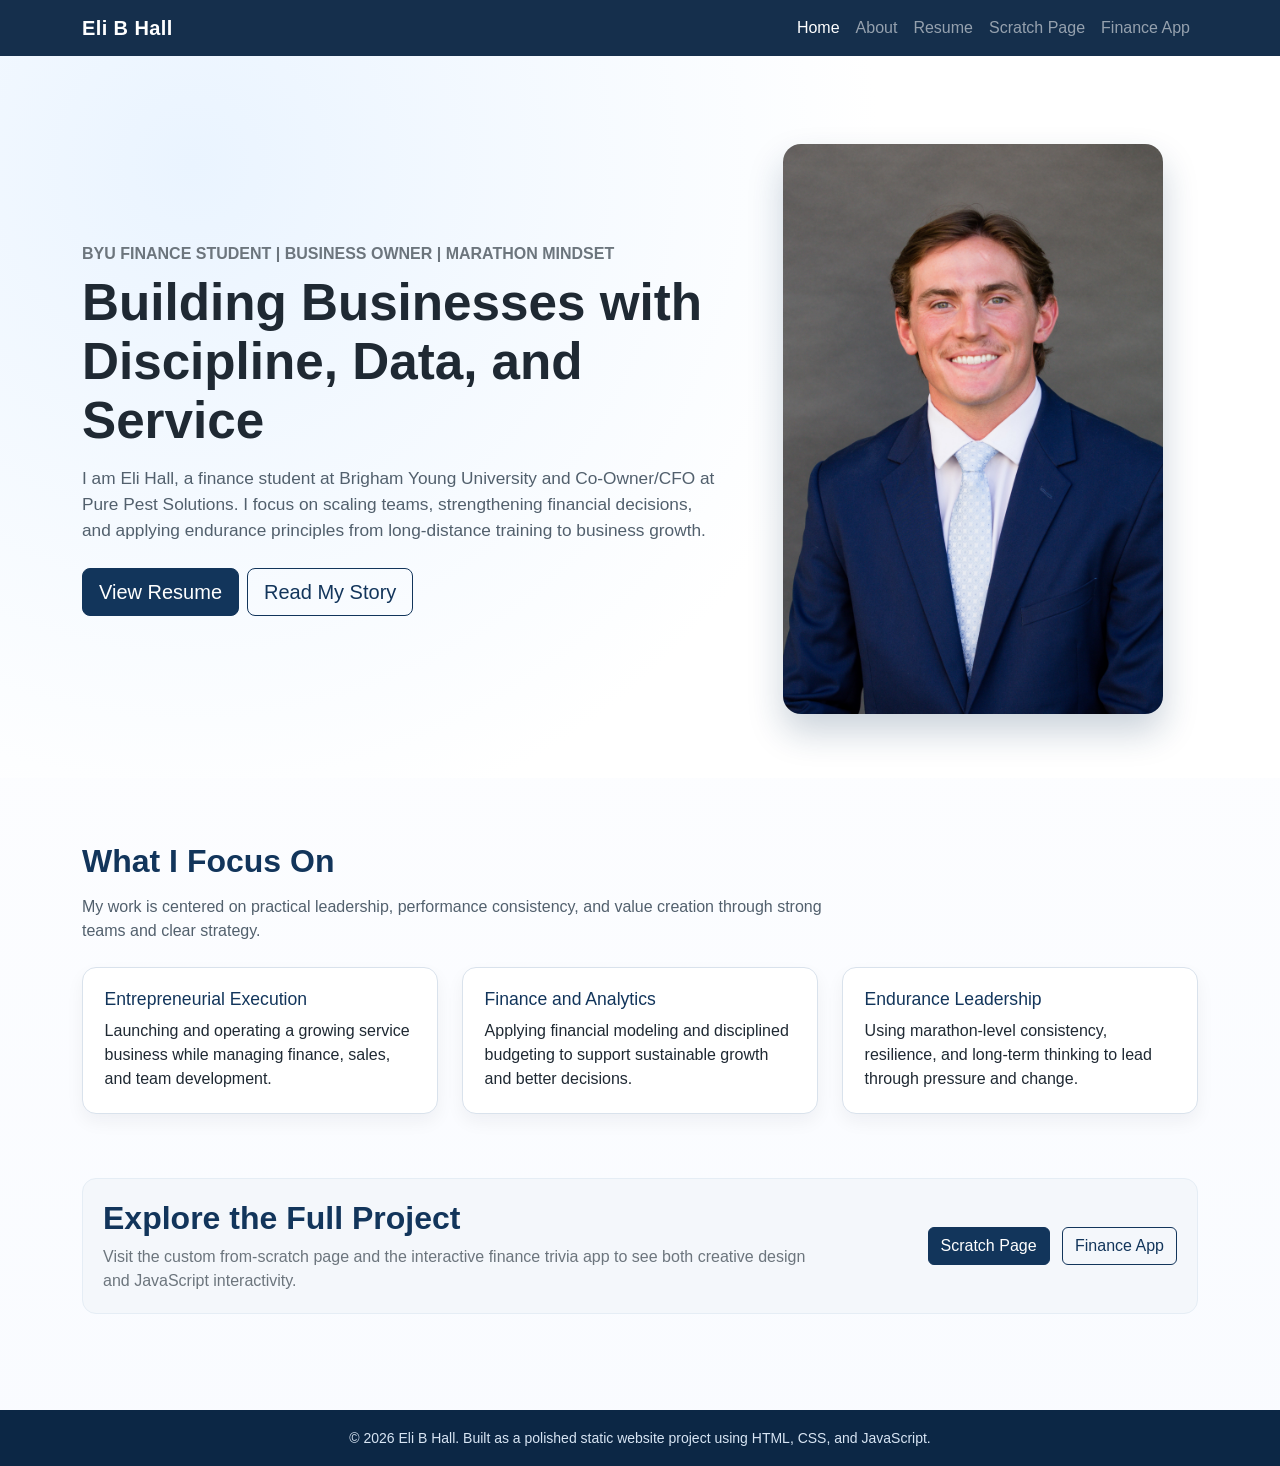
<file: index.html>
<!DOCTYPE html>
<html lang="en">
<head>
  <meta charset="UTF-8" />
  <meta name="viewport" content="width=device-width, initial-scale=1.0" />
  <title>Eli B Hall | Finance, Leadership, and Endurance</title>
  <meta name="description" content="Personal brand website for Eli B Hall, BYU finance student, entrepreneur, and marathon runner." />
  <link href="https://cdn.jsdelivr.net/npm/bootstrap@5.3.3/dist/css/bootstrap.min.css" rel="stylesheet" integrity="sha384-QWTKZyjpPEjISv5WaRU9OFeRpok6YctnYmDr5pNlyT2bRjXh0JMhjY6hW+ALEwIH" crossorigin="anonymous" />
  <link rel="stylesheet" href="css/styles.css" />
</head>
<body>
  <nav class="navbar navbar-expand-lg navbar-dark site-navbar sticky-top">
    <div class="container">
      <a class="navbar-brand" href="index.html">Eli B Hall</a>
      <button class="navbar-toggler" type="button" data-bs-toggle="collapse" data-bs-target="#mainNav" aria-controls="mainNav" aria-expanded="false" aria-label="Toggle navigation">
        <span class="navbar-toggler-icon"></span>
      </button>
      <div class="collapse navbar-collapse" id="mainNav">
        <ul class="navbar-nav ms-auto">
          <li class="nav-item"><a class="nav-link active" aria-current="page" href="index.html">Home</a></li>
          <li class="nav-item"><a class="nav-link" href="about.html">About</a></li>
          <li class="nav-item"><a class="nav-link" href="resume.html">Resume</a></li>
          <li class="nav-item"><a class="nav-link" href="scratch.html">Scratch Page</a></li>
          <li class="nav-item"><a class="nav-link" href="app.html">Finance App</a></li>
        </ul>
      </div>
    </div>
  </nav>

  <header class="hero">
    <div class="container">
      <div class="row align-items-center g-4">
        <div class="col-lg-7">
          <p class="text-uppercase fw-semibold text-secondary mb-2">BYU Finance Student | Business Owner | Marathon Mindset</p>
          <h1 class="hero-title">Building Businesses with Discipline, Data, and Service</h1>
          <p class="hero-subtitle mt-3">
            I am Eli Hall, a finance student at Brigham Young University and Co-Owner/CFO at Pure Pest Solutions. I focus on scaling teams,
            strengthening financial decisions, and applying endurance principles from long-distance training to business growth.
          </p>
          <div class="d-flex flex-wrap gap-2 mt-4">
            <a class="btn btn-brand btn-lg" href="resume.html">View Resume</a>
            <a class="btn btn-outline-brand btn-lg" href="about.html">Read My Story</a>
          </div>
        </div>
        <div class="col-lg-5 text-center">
          <img src="images/eli-hall-headshot.jpeg" class="profile-image" alt="Professional headshot of Eli B Hall in a blue suit" />
        </div>
      </div>
    </div>
  </header>

  <main>
    <section class="section-pad">
      <div class="container">
        <h2 class="section-heading">What I Focus On</h2>
        <p class="section-lead mb-4">My work is centered on practical leadership, performance consistency, and value creation through strong teams and clear strategy.</p>
        <div class="row g-4">
          <div class="col-md-4">
            <article class="info-card">
              <h3>Entrepreneurial Execution</h3>
              <p class="mb-0">Launching and operating a growing service business while managing finance, sales, and team development.</p>
            </article>
          </div>
          <div class="col-md-4">
            <article class="info-card">
              <h3>Finance and Analytics</h3>
              <p class="mb-0">Applying financial modeling and disciplined budgeting to support sustainable growth and better decisions.</p>
            </article>
          </div>
          <div class="col-md-4">
            <article class="info-card">
              <h3>Endurance Leadership</h3>
              <p class="mb-0">Using marathon-level consistency, resilience, and long-term thinking to lead through pressure and change.</p>
            </article>
          </div>
        </div>
      </div>
    </section>

    <section class="section-pad pt-0">
      <div class="container">
        <div class="soft-panel">
          <div class="row align-items-center g-3">
            <div class="col-lg-8">
              <h2 class="section-heading mb-2">Explore the Full Project</h2>
              <p class="mb-0 text-secondary">Visit the custom from-scratch page and the interactive finance trivia app to see both creative design and JavaScript interactivity.</p>
            </div>
            <div class="col-lg-4 text-lg-end">
              <a class="btn btn-brand me-2" href="scratch.html">Scratch Page</a>
              <a class="btn btn-outline-brand" href="app.html">Finance App</a>
            </div>
          </div>
        </div>
      </div>
    </section>
  </main>

  <footer class="footer">
    <div class="container text-center">
      <small>&copy; 2026 Eli B Hall. Built as a polished static website project using HTML, CSS, and JavaScript.</small>
    </div>
  </footer>

  <script src="https://cdn.jsdelivr.net/npm/bootstrap@5.3.3/dist/js/bootstrap.bundle.min.js" integrity="sha384-YvpcrYf0tY3lHB60NNkmXc5s9fDVZLESaAA55NDzOxhy9GkcIdslK1eN7N6jIeHz" crossorigin="anonymous"></script>
</body>
</html>
</file>
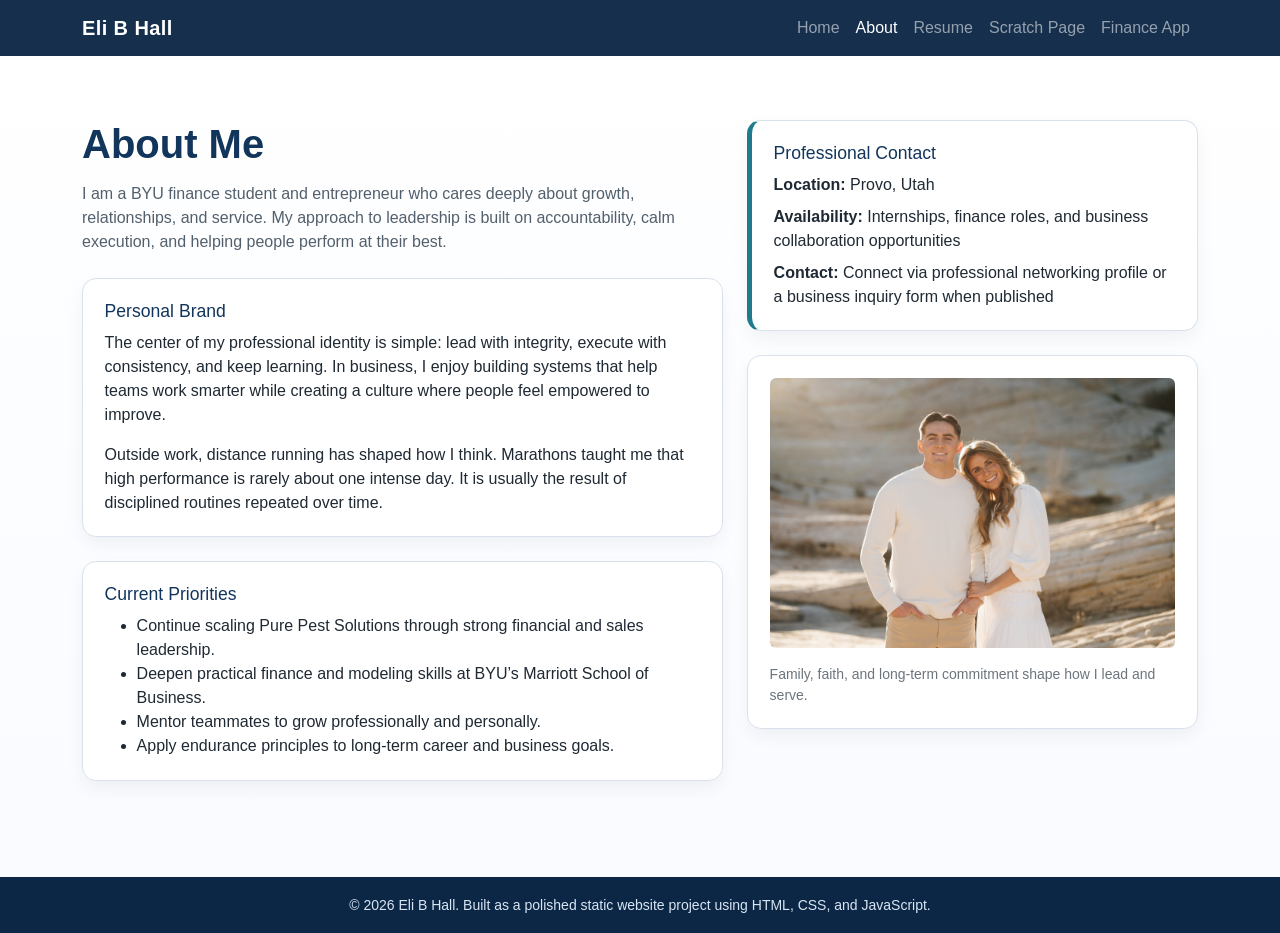
<file: about.html>
<!DOCTYPE html>
<html lang="en">
<head>
  <meta charset="UTF-8" />
  <meta name="viewport" content="width=device-width, initial-scale=1.0" />
  <title>About | Eli B Hall</title>
  <meta name="description" content="About Eli B Hall: BYU finance student, entrepreneur, and business leader." />
  <link href="https://cdn.jsdelivr.net/npm/bootstrap@5.3.3/dist/css/bootstrap.min.css" rel="stylesheet" integrity="sha384-QWTKZyjpPEjISv5WaRU9OFeRpok6YctnYmDr5pNlyT2bRjXh0JMhjY6hW+ALEwIH" crossorigin="anonymous" />
  <link rel="stylesheet" href="css/styles.css" />
</head>
<body>
  <nav class="navbar navbar-expand-lg navbar-dark site-navbar sticky-top">
    <div class="container">
      <a class="navbar-brand" href="index.html">Eli B Hall</a>
      <button class="navbar-toggler" type="button" data-bs-toggle="collapse" data-bs-target="#mainNav" aria-controls="mainNav" aria-expanded="false" aria-label="Toggle navigation">
        <span class="navbar-toggler-icon"></span>
      </button>
      <div class="collapse navbar-collapse" id="mainNav">
        <ul class="navbar-nav ms-auto">
          <li class="nav-item"><a class="nav-link" href="index.html">Home</a></li>
          <li class="nav-item"><a class="nav-link active" aria-current="page" href="about.html">About</a></li>
          <li class="nav-item"><a class="nav-link" href="resume.html">Resume</a></li>
          <li class="nav-item"><a class="nav-link" href="scratch.html">Scratch Page</a></li>
          <li class="nav-item"><a class="nav-link" href="app.html">Finance App</a></li>
        </ul>
      </div>
    </div>
  </nav>

  <main class="section-pad">
    <div class="container">
      <div class="row g-4 align-items-start">
        <div class="col-lg-7">
          <h1 class="section-heading">About Me</h1>
          <p class="section-lead">
            I am a BYU finance student and entrepreneur who cares deeply about growth, relationships, and service. My approach to leadership is built on
            accountability, calm execution, and helping people perform at their best.
          </p>

          <div class="info-card mt-4">
            <h3>Personal Brand</h3>
            <p>
              The center of my professional identity is simple: lead with integrity, execute with consistency, and keep learning. In business, I enjoy building systems
              that help teams work smarter while creating a culture where people feel empowered to improve.
            </p>
            <p class="mb-0">
              Outside work, distance running has shaped how I think. Marathons taught me that high performance is rarely about one intense day. It is usually the result
              of disciplined routines repeated over time.
            </p>
          </div>

          <div class="info-card mt-4">
            <h3>Current Priorities</h3>
            <ul class="mb-0">
              <li>Continue scaling Pure Pest Solutions through strong financial and sales leadership.</li>
              <li>Deepen practical finance and modeling skills at BYU’s Marriott School of Business.</li>
              <li>Mentor teammates to grow professionally and personally.</li>
              <li>Apply endurance principles to long-term career and business goals.</li>
            </ul>
          </div>
        </div>

        <div class="col-lg-5">
          <aside class="info-card contact-card mb-4">
            <h3>Professional Contact</h3>
            <p class="mb-2"><strong>Location:</strong> Provo, Utah</p>
            <p class="mb-2"><strong>Availability:</strong> Internships, finance roles, and business collaboration opportunities</p>
            <p class="mb-0"><strong>Contact:</strong> Connect via professional networking profile or a business inquiry form when published</p>
          </aside>

          <figure class="info-card mb-0">
            <img src="images/about-personal.jpeg" alt="Eli Hall with his wife in an outdoor portrait" class="img-fluid rounded mb-3" />
            <figcaption class="text-secondary small">Family, faith, and long-term commitment shape how I lead and serve.</figcaption>
          </figure>
        </div>
      </div>
    </div>
  </main>

  <footer class="footer">
    <div class="container text-center">
      <small>&copy; 2026 Eli B Hall. Built as a polished static website project using HTML, CSS, and JavaScript.</small>
    </div>
  </footer>

  <script src="https://cdn.jsdelivr.net/npm/bootstrap@5.3.3/dist/js/bootstrap.bundle.min.js" integrity="sha384-YvpcrYf0tY3lHB60NNkmXc5s9fDVZLESaAA55NDzOxhy9GkcIdslK1eN7N6jIeHz" crossorigin="anonymous"></script>
</body>
</html>
</file>
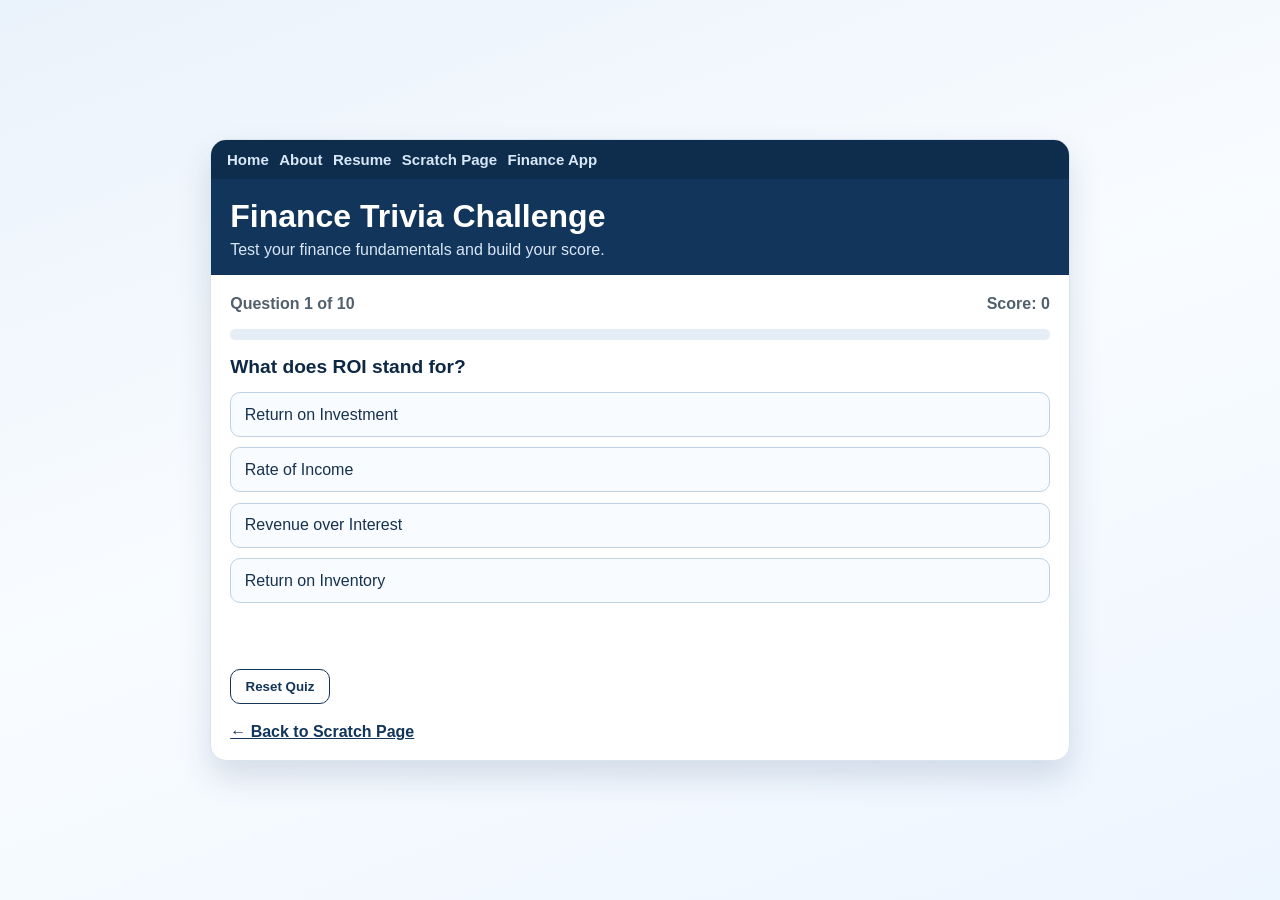
<file: app.html>
<!DOCTYPE html>
<html lang="en">
<head>
  <meta charset="UTF-8" />
  <meta name="viewport" content="width=device-width, initial-scale=1.0" />
  <title>Finance Trivia Challenge | Eli B Hall</title>
  <meta name="description" content="Interactive finance trivia web app with scoring and replay." />
  <style>
    :root {
      --primary: #12355b;
      --primary-dark: #0d2844;
      --accent: #1f7a8c;
      --correct: #166534;
      --wrong: #991b1b;
      --bg: #f4f8fc;
      --card: #ffffff;
      --text: #1f2937;
      --muted: #52606d;
    }

    * {
      box-sizing: border-box;
    }

    body {
      margin: 0;
      min-height: 100vh;
      font-family: "Trebuchet MS", "Segoe UI", Tahoma, sans-serif;
      color: var(--text);
      background: linear-gradient(160deg, #eaf2fb 0%, #f9fcff 48%, #edf5ff 100%);
      display: flex;
      align-items: center;
      justify-content: center;
      padding: 1rem;
    }

    .app-shell {
      width: 100%;
      max-width: 860px;
      background: var(--card);
      border: 1px solid #d8e4f0;
      border-radius: 16px;
      box-shadow: 0 16px 32px rgba(18, 53, 91, 0.15);
      overflow: hidden;
    }

    .mini-nav {
      background: #0e2d4d;
      padding: 0.7rem 1rem;
      display: flex;
      flex-wrap: wrap;
      gap: 0.65rem;
    }

    .mini-nav a {
      color: #d9e8f8;
      text-decoration: none;
      font-weight: 700;
      font-size: 0.94rem;
    }

    .mini-nav a:hover,
    .mini-nav a:focus-visible {
      text-decoration: underline;
      outline: none;
    }

    .app-header {
      background: var(--primary);
      color: #ffffff;
      padding: 1.2rem 1.2rem 1rem;
    }

    .app-header h1 {
      margin: 0;
      font-size: clamp(1.4rem, 3.4vw, 2rem);
    }

    .app-header p {
      margin: 0.4rem 0 0;
      color: #d9e6f5;
    }

    .app-body {
      padding: 1.2rem;
    }

    .status-row {
      display: flex;
      justify-content: space-between;
      gap: 0.7rem;
      flex-wrap: wrap;
      margin-bottom: 1rem;
      color: var(--muted);
      font-weight: 600;
    }

    .progress-track {
      width: 100%;
      height: 11px;
      border-radius: 999px;
      background: #e5edf6;
      overflow: hidden;
      margin-bottom: 1rem;
    }

    .progress-fill {
      width: 0;
      height: 100%;
      background: linear-gradient(90deg, var(--accent), #3ea0b6);
      transition: width 0.3s ease;
    }

    .question {
      font-size: 1.2rem;
      font-weight: 700;
      margin: 0 0 0.9rem;
      color: var(--primary-dark);
    }

    .answers {
      display: grid;
      gap: 0.65rem;
    }

    .answer-btn {
      border: 1px solid #bfd1e4;
      background: #f8fbff;
      color: #16324f;
      text-align: left;
      border-radius: 10px;
      padding: 0.78rem 0.85rem;
      font-size: 1rem;
      cursor: pointer;
      transition: transform 0.08s ease, border-color 0.2s ease, background-color 0.2s ease;
    }

    .answer-btn:hover,
    .answer-btn:focus-visible {
      border-color: var(--primary);
      background-color: #edf5ff;
      transform: translateY(-1px);
      outline: none;
    }

    .answer-btn:disabled {
      cursor: not-allowed;
      opacity: 0.9;
      transform: none;
    }

    .answer-btn.correct {
      border-color: #4bb56f;
      background: #e7f8ec;
      color: var(--correct);
      font-weight: 700;
    }

    .answer-btn.wrong {
      border-color: #dd8080;
      background: #fdecec;
      color: var(--wrong);
      font-weight: 700;
    }

    .feedback {
      margin-top: 1rem;
      min-height: 2rem;
      font-weight: 700;
    }

    .feedback.correct {
      color: var(--correct);
    }

    .feedback.wrong {
      color: var(--wrong);
    }

    .controls {
      margin-top: 1.1rem;
      display: flex;
      gap: 0.6rem;
      flex-wrap: wrap;
    }

    .control-btn {
      border: 1px solid var(--primary);
      background: var(--primary);
      color: #fff;
      border-radius: 10px;
      padding: 0.58rem 0.9rem;
      font-weight: 700;
      cursor: pointer;
    }

    .control-btn.secondary {
      background: #fff;
      color: var(--primary);
    }

    .control-btn:hover,
    .control-btn:focus-visible {
      background: var(--primary-dark);
      border-color: var(--primary-dark);
      color: #fff;
      outline: none;
    }

    .control-btn.secondary:hover,
    .control-btn.secondary:focus-visible {
      background: #eef4fb;
      color: var(--primary-dark);
      border-color: var(--primary-dark);
    }

    .hidden {
      display: none;
    }

    .return-link {
      margin-top: 1.2rem;
      display: inline-block;
      color: var(--primary);
      font-weight: 700;
    }

    @media (max-width: 620px) {
      .app-header,
      .app-body {
        padding: 1rem;
      }

      .question {
        font-size: 1.08rem;
      }
    }
  </style>
</head>
<body>
  <main class="app-shell" aria-live="polite">
    <nav class="mini-nav" aria-label="Website">
      <a href="index.html">Home</a>
      <a href="about.html">About</a>
      <a href="resume.html">Resume</a>
      <a href="scratch.html">Scratch Page</a>
      <a href="app.html">Finance App</a>
    </nav>

    <header class="app-header">
      <h1>Finance Trivia Challenge</h1>
      <p>Test your finance fundamentals and build your score.</p>
    </header>

    <section class="app-body">
      <div class="status-row">
        <div id="questionCount">Question 1 of 10</div>
        <div id="scoreCount">Score: 0</div>
      </div>

      <div class="progress-track" aria-hidden="true">
        <div class="progress-fill" id="progressFill"></div>
      </div>

      <h2 class="question" id="questionText">Loading question...</h2>
      <div class="answers" id="answersContainer"></div>

      <p class="feedback" id="feedbackText"></p>

      <div class="controls">
        <button class="control-btn hidden" id="nextBtn" type="button">Next Question</button>
        <button class="control-btn hidden" id="playAgainBtn" type="button">Play Again</button>
        <button class="control-btn secondary" id="resetBtn" type="button">Reset Quiz</button>
      </div>

      <a class="return-link" href="scratch.html">&larr; Back to Scratch Page</a>
    </section>
  </main>

  <script>
    const quizData = [
      {
        question: "What does ROI stand for?",
        options: [
          "Return on Investment",
          "Rate of Income",
          "Revenue over Interest",
          "Return on Inventory"
        ],
        answer: 0,
        explanation: "Correct. ROI measures the gain or loss relative to investment cost."
      },
      {
        question: "If inflation rises and your salary stays the same, your purchasing power usually...",
        options: [
          "Increases",
          "Stays the same",
          "Decreases",
          "Becomes unpredictable"
        ],
        answer: 2,
        explanation: "Correct. Higher inflation erodes what each dollar can buy."
      },
      {
        question: "Which statement best describes diversification?",
        options: [
          "Putting all funds in one high-performing stock",
          "Spreading investments across different assets",
          "Only buying bonds",
          "Selling all investments during volatility"
        ],
        answer: 1,
        explanation: "Correct. Diversification helps reduce risk concentration."
      },
      {
        question: "A higher credit score usually helps you...",
        options: [
          "Pay higher loan interest rates",
          "Borrow with better terms and lower rates",
          "Avoid paying taxes",
          "Eliminate all financial risk"
        ],
        answer: 1,
        explanation: "Correct. Strong credit often improves borrowing options and rates."
      },
      {
        question: "What is the primary purpose of a budget?",
        options: [
          "To avoid ever spending money",
          "To track and plan income and expenses",
          "To guarantee investment profits",
          "To replace a savings account"
        ],
        answer: 1,
        explanation: "Correct. A budget gives control and visibility over your money."
      },
      {
        question: "In time value of money, a dollar today is worth more than a dollar tomorrow because...",
        options: [
          "Money can be invested to earn returns",
          "Banks do not allow future withdrawals",
          "Inflation never changes",
          "Tomorrow's dollar is guaranteed to be larger"
        ],
        answer: 0,
        explanation: "Correct. Money today has earning potential over time."
      },
      {
        question: "Which of the following is typically considered a fixed expense?",
        options: [
          "Monthly rent",
          "Dining out",
          "Entertainment",
          "Vacation travel"
        ],
        answer: 0,
        explanation: "Correct. Rent usually stays constant month to month."
      },
      {
        question: "What is a common benefit of starting to invest early?",
        options: [
          "You avoid all market risk",
          "Compounding has more time to work",
          "You can ignore diversification",
          "You pay no fees forever"
        ],
        answer: 1,
        explanation: "Correct. The longer timeline amplifies compounding effects."
      },
      {
        question: "Gross profit equals revenue minus...",
        options: [
          "Operating expenses",
          "Taxes",
          "Cost of goods sold",
          "Interest payments"
        ],
        answer: 2,
        explanation: "Correct. Gross profit focuses on revenue after direct production/service costs."
      },
      {
        question: "A financially disciplined habit that supports long-term goals is...",
        options: [
          "Impulse buying with each paycheck",
          "Saving first, then spending intentionally",
          "Ignoring account statements",
          "Using debt for every purchase"
        ],
        answer: 1,
        explanation: "Correct. Paying yourself first strengthens consistency and resilience."
      }
    ];

    const questionCountEl = document.getElementById('questionCount');
    const scoreCountEl = document.getElementById('scoreCount');
    const progressFillEl = document.getElementById('progressFill');
    const questionTextEl = document.getElementById('questionText');
    const answersContainerEl = document.getElementById('answersContainer');
    const feedbackTextEl = document.getElementById('feedbackText');
    const nextBtn = document.getElementById('nextBtn');
    const playAgainBtn = document.getElementById('playAgainBtn');
    const resetBtn = document.getElementById('resetBtn');

    let currentQuestionIndex = 0;
    let score = 0;
    let questionLocked = false;

    function renderQuestion() {
      const current = quizData[currentQuestionIndex];
      questionLocked = false;

      questionCountEl.textContent = `Question ${currentQuestionIndex + 1} of ${quizData.length}`;
      scoreCountEl.textContent = `Score: ${score}`;
      questionTextEl.textContent = current.question;
      feedbackTextEl.textContent = '';
      feedbackTextEl.className = 'feedback';
      nextBtn.classList.add('hidden');
      playAgainBtn.classList.add('hidden');

      const progressPercent = (currentQuestionIndex / quizData.length) * 100;
      progressFillEl.style.width = `${progressPercent}%`;

      answersContainerEl.innerHTML = '';

      current.options.forEach((optionText, optionIndex) => {
        const btn = document.createElement('button');
        btn.type = 'button';
        btn.className = 'answer-btn';
        btn.textContent = optionText;
        btn.setAttribute('aria-label', `Answer option: ${optionText}`);

        btn.addEventListener('click', () => selectAnswer(optionIndex, btn));

        answersContainerEl.appendChild(btn);
      });
    }

    function selectAnswer(selectedIndex, clickedButton) {
      if (questionLocked) {
        return;
      }

      questionLocked = true;
      const current = quizData[currentQuestionIndex];
      const buttons = answersContainerEl.querySelectorAll('.answer-btn');

      buttons.forEach((button, index) => {
        button.disabled = true;
        if (index === current.answer) {
          button.classList.add('correct');
        }
      });

      if (selectedIndex === current.answer) {
        score += 1;
        scoreCountEl.textContent = `Score: ${score}`;
        feedbackTextEl.textContent = current.explanation;
        feedbackTextEl.className = 'feedback correct';
      } else {
        clickedButton.classList.add('wrong');
        feedbackTextEl.textContent = `Not quite. ${current.explanation}`;
        feedbackTextEl.className = 'feedback wrong';
      }

      if (currentQuestionIndex < quizData.length - 1) {
        nextBtn.classList.remove('hidden');
        nextBtn.focus();
      } else {
        finishQuiz();
      }
    }

    function finishQuiz() {
      const percentage = Math.round((score / quizData.length) * 100);
      progressFillEl.style.width = '100%';

      let performanceMessage = '';
      if (percentage >= 90) {
        performanceMessage = 'Outstanding work. You demonstrated elite finance fundamentals.';
      } else if (percentage >= 70) {
        performanceMessage = 'Great job. You have a strong finance foundation and good decision instincts.';
      } else {
        performanceMessage = 'Solid effort. Review the concepts and run it back to improve your score.';
      }

      feedbackTextEl.textContent = `Final Score: ${score}/${quizData.length} (${percentage}%). ${performanceMessage}`;
      feedbackTextEl.className = 'feedback correct';
      playAgainBtn.classList.remove('hidden');
      playAgainBtn.focus();
      questionCountEl.textContent = 'Quiz Complete';
      questionTextEl.textContent = 'Challenge finished. Ready for another round?';
    }

    function nextQuestion() {
      currentQuestionIndex += 1;
      renderQuestion();
    }

    function resetQuiz() {
      currentQuestionIndex = 0;
      score = 0;
      renderQuestion();
    }

    nextBtn.addEventListener('click', nextQuestion);
    playAgainBtn.addEventListener('click', resetQuiz);
    resetBtn.addEventListener('click', resetQuiz);

    renderQuestion();
  </script>
</body>
</html>
</file>
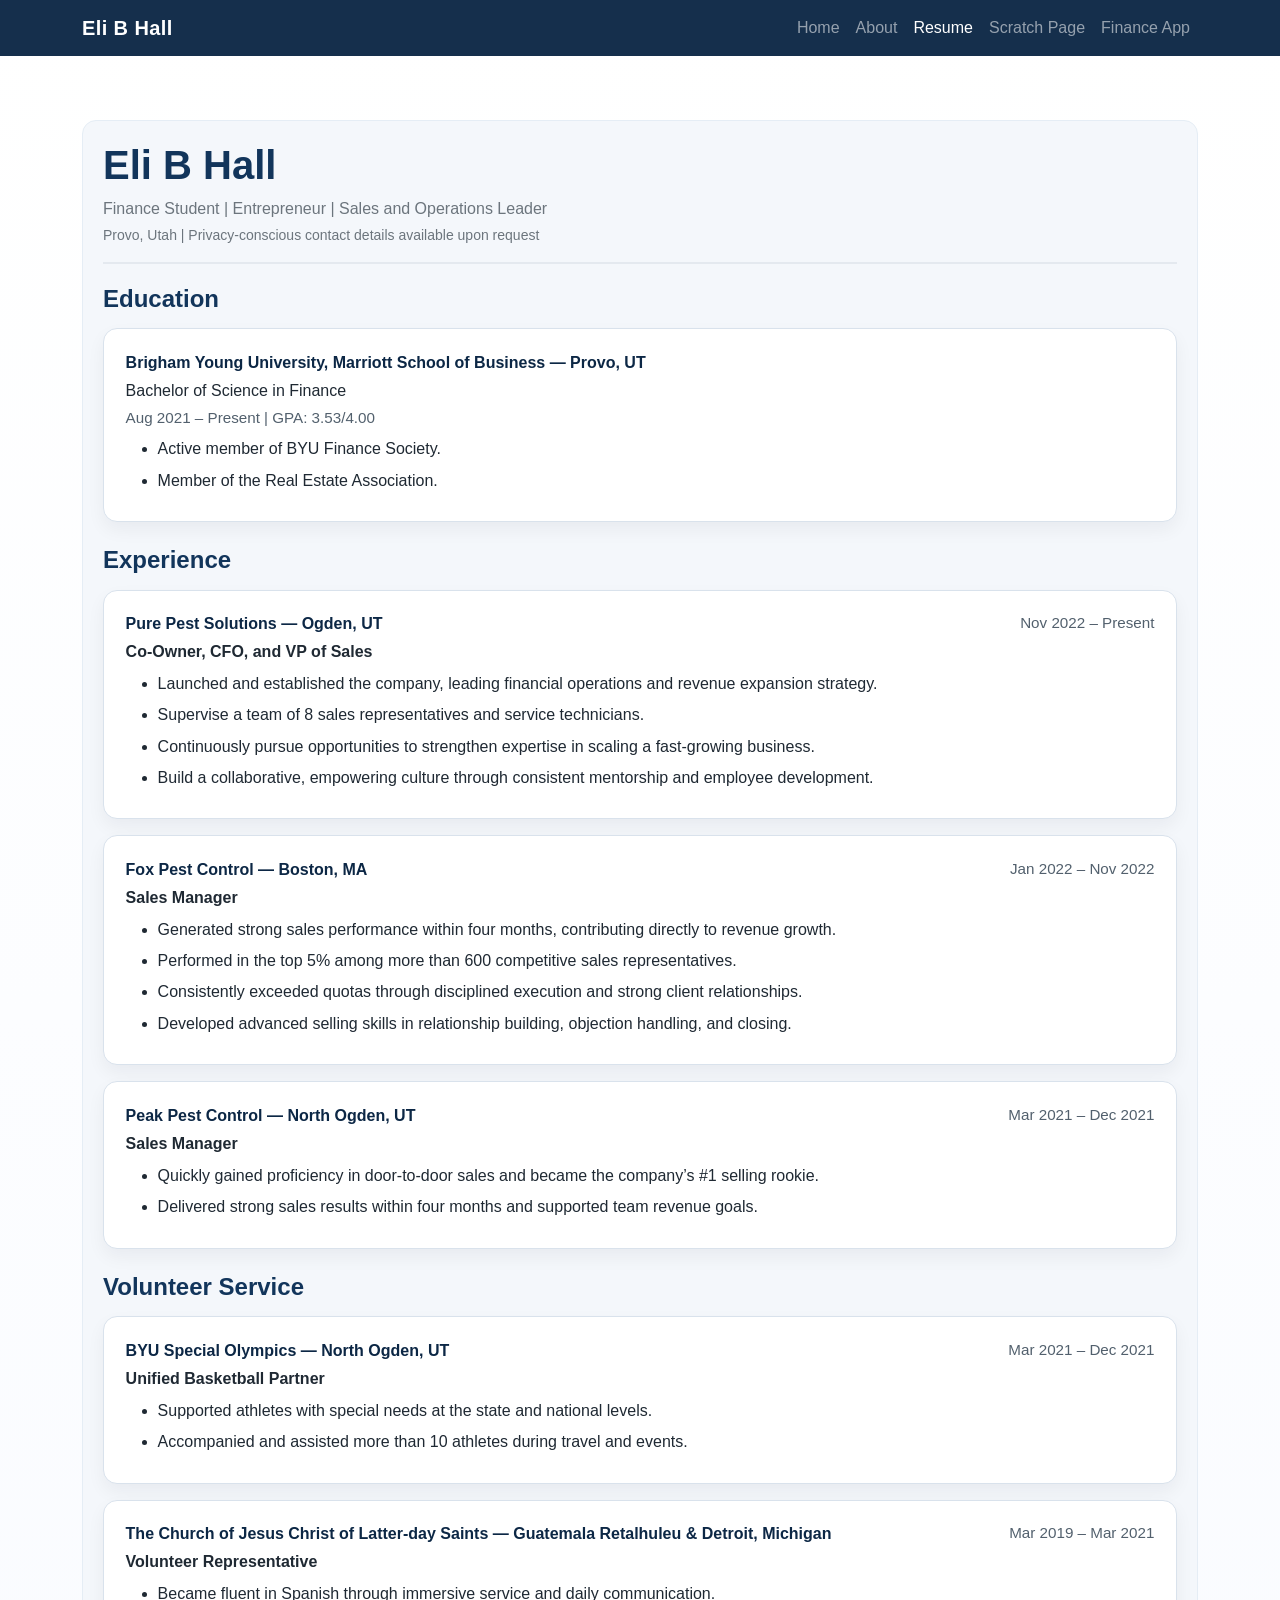
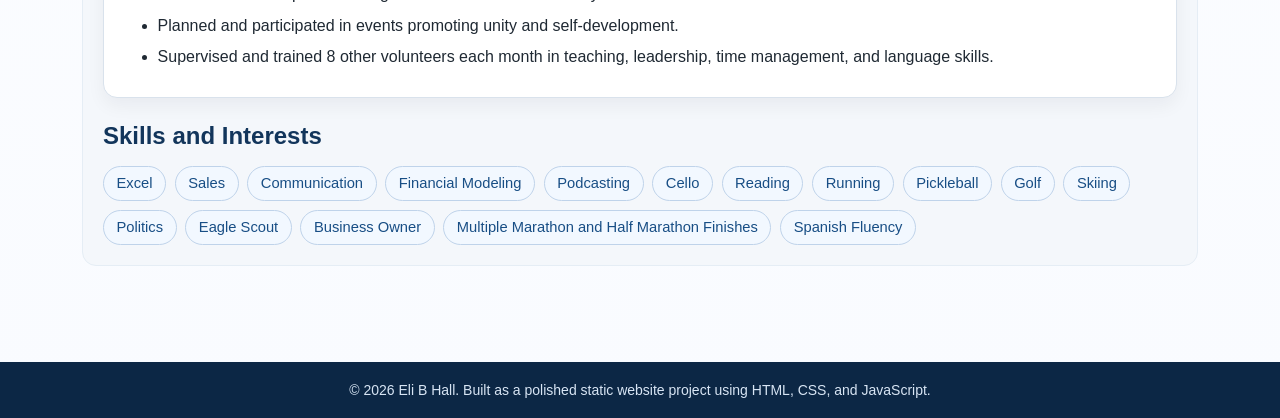
<file: resume.html>
<!DOCTYPE html>
<html lang="en">
<head>
  <meta charset="UTF-8" />
  <meta name="viewport" content="width=device-width, initial-scale=1.0" />
  <title>Resume | Eli B Hall</title>
  <meta name="description" content="Resume for Eli B Hall." />
  <link href="https://cdn.jsdelivr.net/npm/bootstrap@5.3.3/dist/css/bootstrap.min.css" rel="stylesheet" integrity="sha384-QWTKZyjpPEjISv5WaRU9OFeRpok6YctnYmDr5pNlyT2bRjXh0JMhjY6hW+ALEwIH" crossorigin="anonymous" />
  <link rel="stylesheet" href="css/styles.css" />
</head>
<body>
  <nav class="navbar navbar-expand-lg navbar-dark site-navbar sticky-top">
    <div class="container">
      <a class="navbar-brand" href="index.html">Eli B Hall</a>
      <button class="navbar-toggler" type="button" data-bs-toggle="collapse" data-bs-target="#mainNav" aria-controls="mainNav" aria-expanded="false" aria-label="Toggle navigation">
        <span class="navbar-toggler-icon"></span>
      </button>
      <div class="collapse navbar-collapse" id="mainNav">
        <ul class="navbar-nav ms-auto">
          <li class="nav-item"><a class="nav-link" href="index.html">Home</a></li>
          <li class="nav-item"><a class="nav-link" href="about.html">About</a></li>
          <li class="nav-item"><a class="nav-link active" aria-current="page" href="resume.html">Resume</a></li>
          <li class="nav-item"><a class="nav-link" href="scratch.html">Scratch Page</a></li>
          <li class="nav-item"><a class="nav-link" href="app.html">Finance App</a></li>
        </ul>
      </div>
    </div>
  </nav>

  <main class="section-pad">
    <div class="container">
      <article class="soft-panel">
        <header class="resume-header">
          <h1 class="section-heading mb-2">Eli B Hall</h1>
          <p class="mb-1 text-secondary">Finance Student | Entrepreneur | Sales and Operations Leader</p>
          <p class="mb-0 small text-secondary">Provo, Utah | Privacy-conscious contact details available upon request</p>
        </header>

        <section class="mb-4">
          <h2 class="h4 section-heading">Education</h2>
          <div class="info-card">
            <p class="resume-role mb-1">Brigham Young University, Marriott School of Business — Provo, UT</p>
            <p class="mb-1">Bachelor of Science in Finance</p>
            <p class="resume-meta mb-2">Aug 2021 – Present | GPA: 3.53/4.00</p>
            <ul class="resume-list">
              <li>Active member of BYU Finance Society.</li>
              <li>Member of the Real Estate Association.</li>
            </ul>
          </div>
        </section>

        <section class="mb-4">
          <h2 class="h4 section-heading">Experience</h2>

          <div class="info-card mb-3">
            <div class="d-flex flex-column flex-md-row justify-content-between align-items-md-start">
              <p class="resume-role mb-1">Pure Pest Solutions — Ogden, UT</p>
              <p class="resume-meta mb-2 mb-md-0">Nov 2022 – Present</p>
            </div>
            <p class="fw-semibold mb-2">Co-Owner, CFO, and VP of Sales</p>
            <ul class="resume-list">
              <li>Launched and established the company, leading financial operations and revenue expansion strategy.</li>
              <li>Supervise a team of 8 sales representatives and service technicians.</li>
              <li>Continuously pursue opportunities to strengthen expertise in scaling a fast-growing business.</li>
              <li>Build a collaborative, empowering culture through consistent mentorship and employee development.</li>
            </ul>
          </div>

          <div class="info-card mb-3">
            <div class="d-flex flex-column flex-md-row justify-content-between align-items-md-start">
              <p class="resume-role mb-1">Fox Pest Control — Boston, MA</p>
              <p class="resume-meta mb-2 mb-md-0">Jan 2022 – Nov 2022</p>
            </div>
            <p class="fw-semibold mb-2">Sales Manager</p>
            <ul class="resume-list">
              <li>Generated strong sales performance within four months, contributing directly to revenue growth.</li>
              <li>Performed in the top 5% among more than 600 competitive sales representatives.</li>
              <li>Consistently exceeded quotas through disciplined execution and strong client relationships.</li>
              <li>Developed advanced selling skills in relationship building, objection handling, and closing.</li>
            </ul>
          </div>

          <div class="info-card">
            <div class="d-flex flex-column flex-md-row justify-content-between align-items-md-start">
              <p class="resume-role mb-1">Peak Pest Control — North Ogden, UT</p>
              <p class="resume-meta mb-2 mb-md-0">Mar 2021 – Dec 2021</p>
            </div>
            <p class="fw-semibold mb-2">Sales Manager</p>
            <ul class="resume-list">
              <li>Quickly gained proficiency in door-to-door sales and became the company’s #1 selling rookie.</li>
              <li>Delivered strong sales results within four months and supported team revenue goals.</li>
            </ul>
          </div>
        </section>

        <section class="mb-4">
          <h2 class="h4 section-heading">Volunteer Service</h2>

          <div class="info-card mb-3">
            <div class="d-flex flex-column flex-md-row justify-content-between align-items-md-start">
              <p class="resume-role mb-1">BYU Special Olympics — North Ogden, UT</p>
              <p class="resume-meta mb-2 mb-md-0">Mar 2021 – Dec 2021</p>
            </div>
            <p class="fw-semibold mb-2">Unified Basketball Partner</p>
            <ul class="resume-list">
              <li>Supported athletes with special needs at the state and national levels.</li>
              <li>Accompanied and assisted more than 10 athletes during travel and events.</li>
            </ul>
          </div>

          <div class="info-card">
            <div class="d-flex flex-column flex-md-row justify-content-between align-items-md-start">
              <p class="resume-role mb-1">The Church of Jesus Christ of Latter-day Saints — Guatemala Retalhuleu & Detroit, Michigan</p>
              <p class="resume-meta mb-2 mb-md-0">Mar 2019 – Mar 2021</p>
            </div>
            <p class="fw-semibold mb-2">Volunteer Representative</p>
            <ul class="resume-list">
              <li>Became fluent in Spanish through immersive service and daily communication.</li>
              <li>Planned and participated in events promoting unity and self-development.</li>
              <li>Supervised and trained 8 other volunteers each month in teaching, leadership, time management, and language skills.</li>
            </ul>
          </div>
        </section>

        <section>
          <h2 class="h4 section-heading">Skills and Interests</h2>
          <div class="chip-wrap">
            <span class="chip">Excel</span>
            <span class="chip">Sales</span>
            <span class="chip">Communication</span>
            <span class="chip">Financial Modeling</span>
            <span class="chip">Podcasting</span>
            <span class="chip">Cello</span>
            <span class="chip">Reading</span>
            <span class="chip">Running</span>
            <span class="chip">Pickleball</span>
            <span class="chip">Golf</span>
            <span class="chip">Skiing</span>
            <span class="chip">Politics</span>
            <span class="chip">Eagle Scout</span>
            <span class="chip">Business Owner</span>
            <span class="chip">Multiple Marathon and Half Marathon Finishes</span>
            <span class="chip">Spanish Fluency</span>
          </div>
        </section>
      </article>
    </div>
  </main>

  <footer class="footer">
    <div class="container text-center">
      <small>&copy; 2026 Eli B Hall. Built as a polished static website project using HTML, CSS, and JavaScript.</small>
    </div>
  </footer>

  <script src="https://cdn.jsdelivr.net/npm/bootstrap@5.3.3/dist/js/bootstrap.bundle.min.js" integrity="sha384-YvpcrYf0tY3lHB60NNkmXc5s9fDVZLESaAA55NDzOxhy9GkcIdslK1eN7N6jIeHz" crossorigin="anonymous"></script>
</body>
</html>
</file>
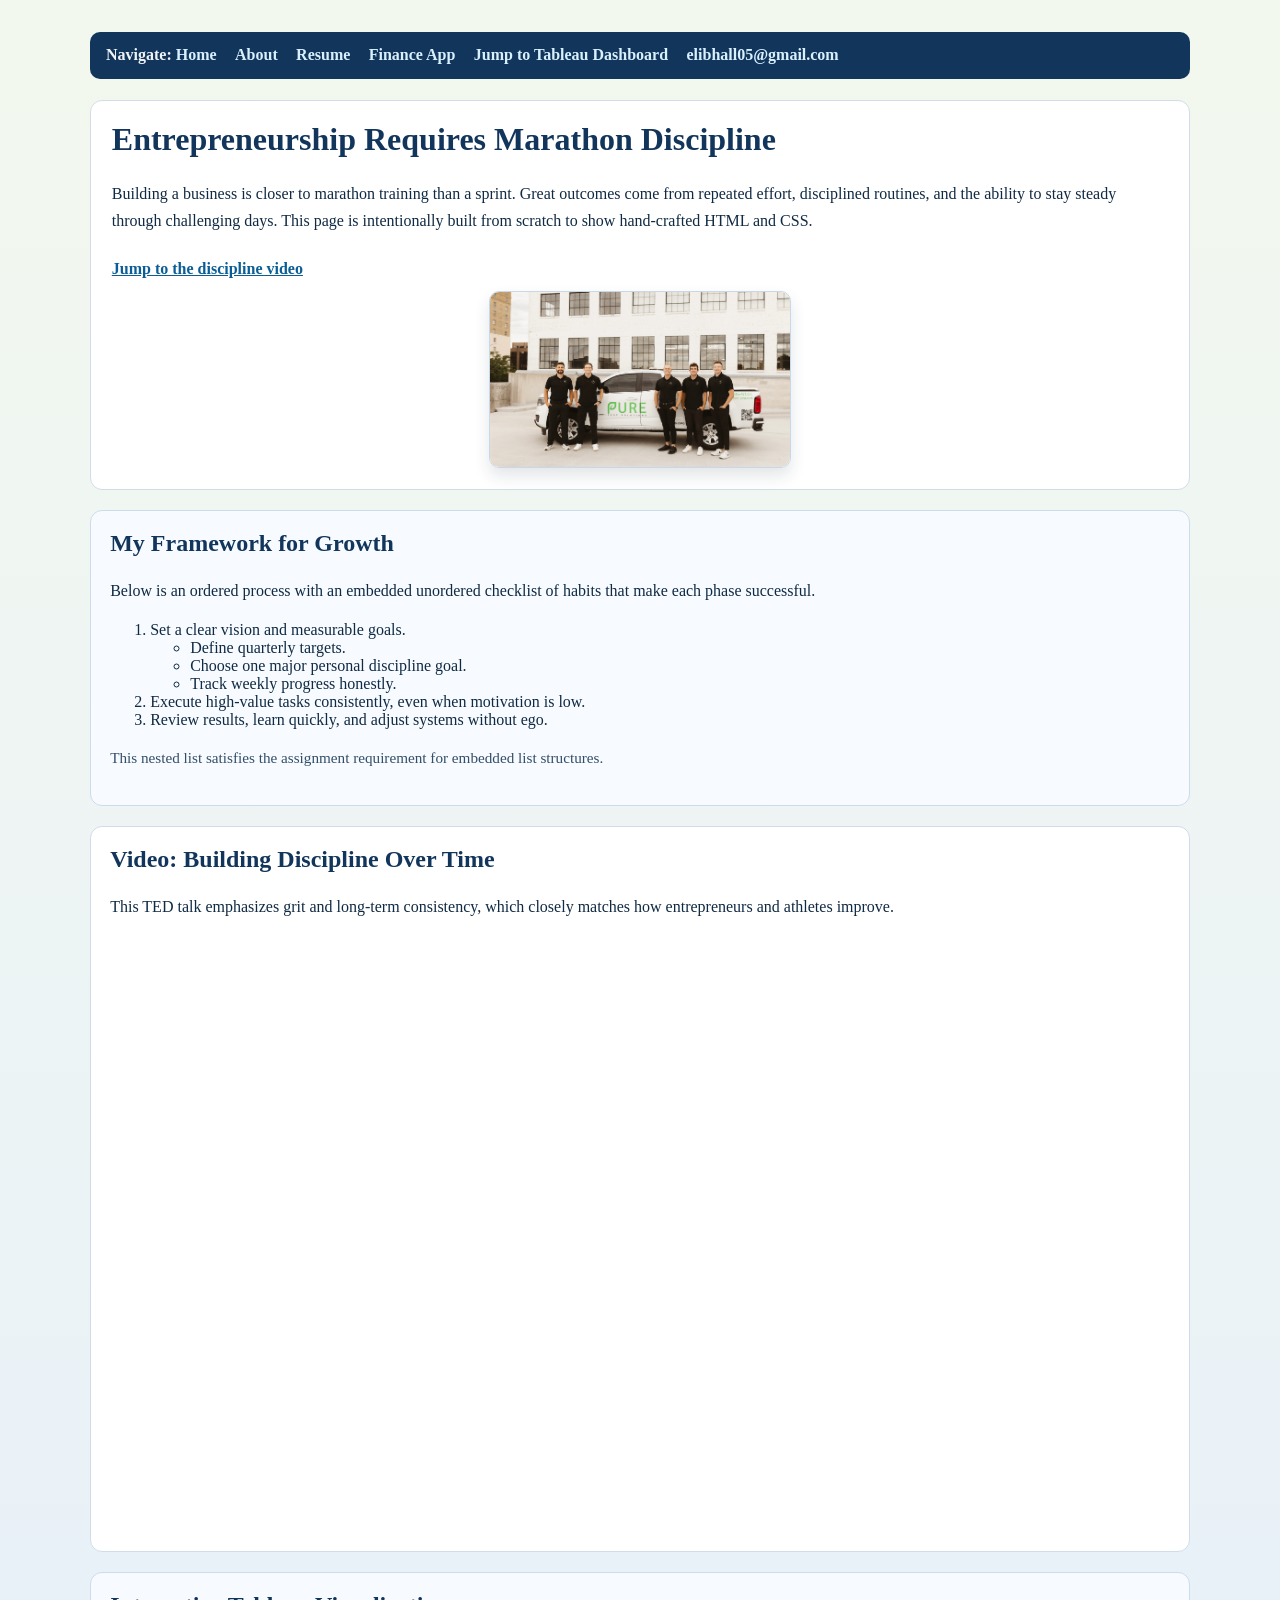
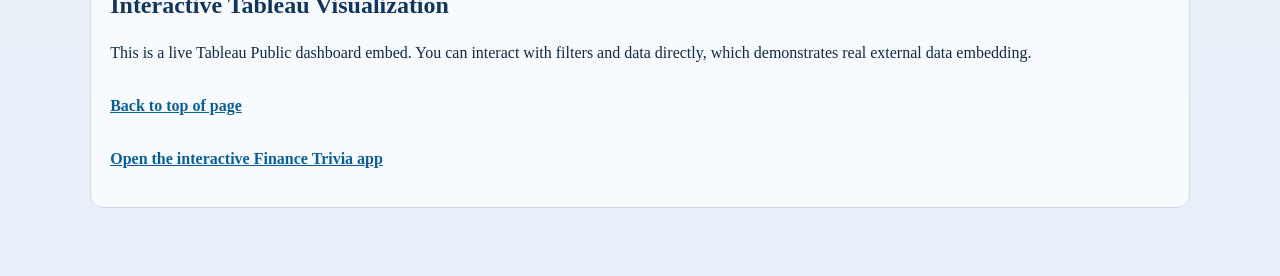
<file: scratch.html>
<!DOCTYPE html>
<html lang="en">
<head>
  <meta charset="UTF-8" />
  <meta name="viewport" content="width=device-width, initial-scale=1.0" />
  <title>Scratch Page | Discipline and Entrepreneurship</title>
  <meta name="description" content="A hand-built scratch page on discipline and entrepreneurship." />
  <link rel="stylesheet" href="css/scratch.css" />
</head>
<body>
  <div class="scratch-wrapper" id="top">
    <div class="top-nav">
      <strong>Navigate:</strong>
      <a href="index.html">Home</a>
      <a href="about.html">About</a>
      <a href="resume.html">Resume</a>
      <a href="app.html">Finance App</a>
      <a href="#tableau-section">Jump to Tableau Dashboard</a>
      <a href="mailto:elibhall05@gmail.com">elibhall05@gmail.com</a>
    </div>

    <div class="hero-block">
      <h1>Entrepreneurship Requires Marathon Discipline</h1>
      <p>
        Building a business is closer to marathon training than a sprint. Great outcomes come from repeated effort, disciplined routines,
        and the ability to stay steady through challenging days. This page is intentionally built from scratch to show hand-crafted HTML and CSS.
      </p>
      <a class="jump-link" href="#video-section">Jump to the discipline video</a>
      <img src="images/pure-team.jpeg" alt="Eli Hall with the Pure Pest Solutions team and company truck" class="photo" />
    </div>

    <div class="learning-block">
      <h2>My Framework for Growth</h2>
      <p>Below is an ordered process with an embedded unordered checklist of habits that make each phase successful.</p>
      <ol>
        <li>
          Set a clear vision and measurable goals.
          <ul>
            <li>Define quarterly targets.</li>
            <li>Choose one major personal discipline goal.</li>
            <li>Track weekly progress honestly.</li>
          </ul>
        </li>
        <li>Execute high-value tasks consistently, even when motivation is low.</li>
        <li>Review results, learn quickly, and adjust systems without ego.</li>
      </ol>
      <p class="small-note">This nested list satisfies the assignment requirement for embedded list structures.</p>
    </div>

    <div class="media-block" id="video-section">
      <h2>Video: Building Discipline Over Time</h2>
      <p>This TED talk emphasizes grit and long-term consistency, which closely matches how entrepreneurs and athletes improve.</p>
      <div class="video-wrap">
        <iframe src="https://www.youtube.com/embed/H14bBuluwB8" title="Grit: The power of passion and perseverance" allow="accelerometer; autoplay; clipboard-write; encrypted-media; gyroscope; picture-in-picture; web-share" referrerpolicy="strict-origin-when-cross-origin" allowfullscreen></iframe>
      </div>
    </div>

    <div class="tableau-block" id="tableau-section">
      <h2>Interactive Tableau Visualization</h2>
      <p>
        This is a live Tableau Public dashboard embed. You can interact with filters and data directly, which demonstrates real external data embedding.
      </p>
      <div class='tableauPlaceholder' id='viz1713120000000' style='position: relative'>
        <noscript>
          <a href='#'>
            <img alt='Stocks Dashboard' src='https://public.tableau.com/static/images/Re/RegionalSampleWorkbook/Stocks/1_rss.png' style='border: none' />
          </a>
        </noscript>
        <object class='tableauViz' style='display:none;'>
          <param name='host_url' value='https%3A%2F%2Fpublic.tableau.com%2F' />
          <param name='embed_code_version' value='3' />
          <param name='site_root' value='' />
          <param name='name' value='RegionalSampleWorkbook/Stocks' />
          <param name='tabs' value='no' />
          <param name='toolbar' value='yes' />
          <param name='showVizHome' value='no' />
        </object>
      </div>
      <script type='text/javascript'>
        var divElement = document.getElementById('viz1713120000000');
        var vizElement = divElement.getElementsByTagName('object')[0];
        vizElement.style.width = '100%';
        vizElement.style.height = '820px';
        var scriptElement = document.createElement('script');
        scriptElement.src = 'https://public.tableau.com/javascripts/api/viz_v1.js';
        vizElement.parentNode.insertBefore(scriptElement, vizElement);
      </script>
      <p><a class="jump-link" href="#top">Back to top of page</a></p>
      <p><a class="jump-link" href="app.html">Open the interactive Finance Trivia app</a></p>
    </div>
  </div>
</body>
</html>
</file>
<file: css/styles.css>
:root {
  --primary: #12355b;
  --primary-dark: #0c2745;
  --accent: #1f7a8c;
  --bg-soft: #f4f7fb;
  --text-main: #1f2933;
  --text-muted: #52606d;
  --card-border: #d9e2ec;
}

body {
  font-family: "Segoe UI", Tahoma, Geneva, Verdana, sans-serif;
  color: var(--text-main);
  background: linear-gradient(180deg, #ffffff 0%, #f9fbff 100%);
}

.site-navbar {
  background: rgba(12, 39, 69, 0.96);
}

.navbar-brand {
  font-weight: 700;
  letter-spacing: 0.4px;
}

.hero {
  background: radial-gradient(circle at 15% 15%, #eaf4ff 0%, #ffffff 55%);
  padding: 5.5rem 0 4rem;
}

.hero-title {
  font-size: clamp(2rem, 4vw, 3.2rem);
  font-weight: 800;
  line-height: 1.15;
}

.hero-subtitle {
  color: var(--text-muted);
  max-width: 720px;
  font-size: 1.08rem;
}

.profile-image {
  border-radius: 18px;
  box-shadow: 0 18px 35px rgba(18, 53, 91, 0.22);
  width: 100%;
  max-width: 380px;
  height: auto;
}

.section-pad {
  padding: 4rem 0;
}

.section-heading {
  font-weight: 750;
  color: var(--primary);
  margin-bottom: 0.9rem;
}

.section-lead {
  color: var(--text-muted);
  max-width: 780px;
}

.info-card {
  border: 1px solid var(--card-border);
  border-radius: 14px;
  background-color: #ffffff;
  padding: 1.35rem;
  height: 100%;
  box-shadow: 0 8px 18px rgba(16, 24, 40, 0.05);
}

.info-card h3,
.info-card h4 {
  color: var(--primary);
  font-size: 1.1rem;
  margin-bottom: 0.55rem;
}

.soft-panel {
  background: var(--bg-soft);
  border: 1px solid #e5edf5;
  border-radius: 14px;
  padding: 1.25rem;
}

.resume-header {
  border-bottom: 2px solid #e4e9ef;
  margin-bottom: 1.3rem;
  padding-bottom: 1rem;
}

.resume-role {
  font-weight: 700;
  color: var(--primary-dark);
}

.resume-meta {
  color: var(--text-muted);
  font-size: 0.95rem;
}

.resume-list {
  margin-bottom: 0;
}

.resume-list li {
  margin-bottom: 0.45rem;
}

.chip-wrap {
  display: flex;
  flex-wrap: wrap;
  gap: 0.55rem;
}

.chip {
  border: 1px solid #bfd3ea;
  background: #f2f8ff;
  color: #184e85;
  border-radius: 999px;
  padding: 0.35rem 0.78rem;
  font-size: 0.92rem;
  position: relative;
  overflow: hidden;
  transition: transform 0.2s ease, box-shadow 0.2s ease, background-color 0.2s ease, color 0.2s ease;
  cursor: default;
}

.chip::before {
  content: "";
  position: absolute;
  top: 0;
  left: -120%;
  width: 80%;
  height: 100%;
  background: linear-gradient(120deg, transparent, rgba(255, 255, 255, 0.8), transparent);
  transition: left 0.35s ease;
}

.chip:hover,
.chip:focus-visible {
  background: #1f7a8c;
  color: #ffffff;
  border-color: #1f7a8c;
  transform: translateY(-2px);
  box-shadow: 0 8px 18px rgba(31, 122, 140, 0.28);
}

.chip:hover::before,
.chip:focus-visible::before {
  left: 130%;
}

.contact-card {
  border-left: 5px solid var(--accent);
}

.footer {
  background: #0c2745;
  color: #d8e5f4;
  padding: 1rem 0;
  margin-top: 2rem;
}

.btn-brand {
  background: var(--primary);
  color: #fff;
  border: 1px solid var(--primary);
}

.btn-brand:hover,
.btn-brand:focus {
  background: var(--primary-dark);
  border-color: var(--primary-dark);
  color: #fff;
}

.btn-outline-brand {
  border: 1px solid var(--primary);
  color: var(--primary);
}

.btn-outline-brand:hover,
.btn-outline-brand:focus {
  background: var(--primary);
  color: #fff;
}

@media (max-width: 767px) {
  .hero {
    padding-top: 4.2rem;
  }

  .section-pad {
    padding: 2.7rem 0;
  }

  .hero-subtitle {
    font-size: 1rem;
  }
}
</file>
<file: css/scratch.css>
body {
  margin: 0;
  font-family: Georgia, "Times New Roman", Times, serif;
  color: #102a43;
  background: linear-gradient(180deg, #f3f8ee 0%, #e7f0fa 100%);
}

.scratch-wrapper {
  max-width: 1100px;
  margin: 0 auto;
  padding: 2rem 1rem 3rem;
}

.top-nav {
  background-color: #12355b;
  color: #f0f4f8;
  border-radius: 10px;
  padding: 0.9rem 1rem;
  margin-bottom: 1.3rem;
}

.top-nav a {
  color: #d9f0ff;
  margin-right: 0.9rem;
  text-decoration: none;
  font-weight: 600;
}

.top-nav a:hover {
  text-decoration: underline;
}

.hero-block {
  background-color: #ffffff;
  border: 1px solid #d2dce8;
  border-radius: 12px;
  padding: 1.3rem;
  margin-bottom: 1.25rem;
}

.learning-block {
  background-color: #f7fbff;
  border: 1px solid #ccdcec;
  border-radius: 12px;
  padding: 1.2rem;
  margin-bottom: 1.25rem;
}

.media-block {
  background-color: #ffffff;
  border: 1px solid #d2dce8;
  border-radius: 12px;
  padding: 1.2rem;
  margin-bottom: 1.25rem;
}

.tableau-block {
  background-color: #f7fbff;
  border: 1px solid #ccdcec;
  border-radius: 12px;
  padding: 1.2rem;
  margin-bottom: 1.25rem;
}

.photo {
  width: 100%;
  max-width: 300px;
  border-radius: 10px;
  display: block;
  margin: 0.8rem auto 0;
  border: 1px solid #c9d8e8;
  box-shadow: 0 8px 16px rgba(16, 42, 67, 0.12);
}

h1,
h2 {
  color: #12355b;
  margin-top: 0;
}

p {
  line-height: 1.7;
}

.jump-link {
  display: inline-block;
  margin-top: 0.6rem;
  color: #0b5e95;
  font-weight: 700;
}

.video-wrap {
  position: relative;
  width: 100%;
  padding-bottom: 56.25%;
  height: 0;
  overflow: hidden;
  border-radius: 10px;
  margin-top: 0.7rem;
}

.video-wrap iframe {
  position: absolute;
  top: 0;
  left: 0;
  width: 100%;
  height: 100%;
  border: 0;
}

.small-note {
  color: #334e68;
  font-size: 0.95rem;
}

@media (max-width: 640px) {
  .top-nav a {
    display: inline-block;
    margin-bottom: 0.4rem;
  }
}
</file>
